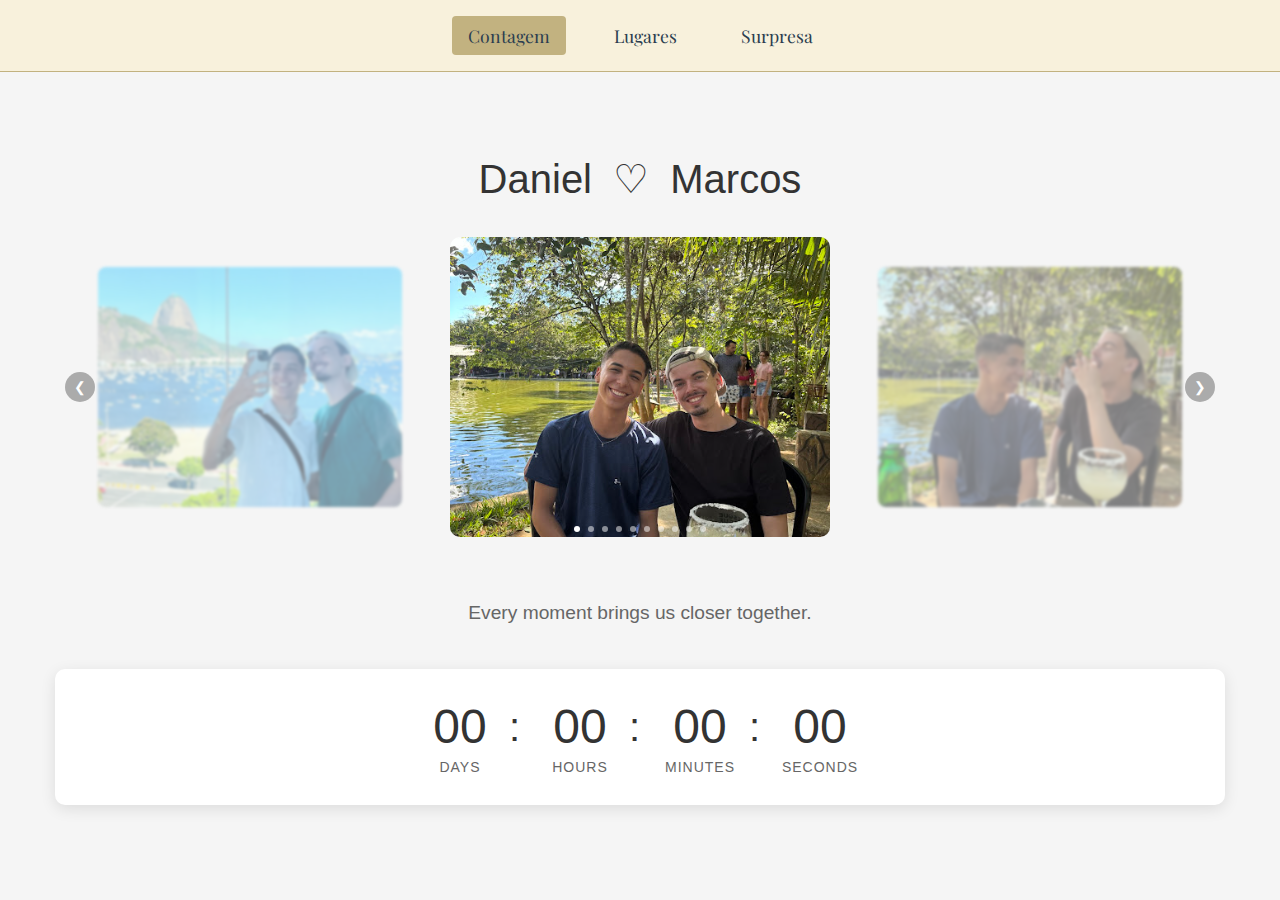
<file: index.html>
<!DOCTYPE html>
<html lang="en">

<head>
    <meta charset="UTF-8">
    <meta name="viewport" content="width=device-width, initial-scale=1.0">
    <meta name="description" content="A beautiful countdown to July 3, 2025, featuring a stunning image carousel">
    <meta name="keywords" content="countdown, timer, carousel, gallery">
    <meta name="author" content="Daniel Marcos">
    <meta property="og:title" content="Time Until We Meet">
    <meta property="og:description"
        content="A beautiful countdown to July 3, 2025, featuring a stunning image carousel">
    <meta property="og:type" content="website">
    <title>Time Until We Meet</title>
    <link
        href="https://fonts.googleapis.com/css2?family=Playfair+Display:ital,wght@0,400;0,500;0,600;0,700;1,400&display=swap"
        rel="stylesheet">
    <link rel="icon" type="image/png"
        href="[data-uri]">
    <link rel="stylesheet" href="styles.css">
</head>

<body>
    <nav class="navbar">
        <div class="nav-content">
            <a href="index.html" class="active">Contagem</a>
            <a href="places.html">Lugares</a>
            <a href="proposal.html">Surpresa</a>
        </div>
    </nav>
    <div class="container">
        <div class="header">
            <h1>Daniel <span class="heart">♡</span> Marcos</h1>
        </div>

        <div class="carousel">
            <div class="carousel-inner">
                <div class="slide" data-index="0">
                    <img src="images/1.jpg" alt="Image 1">
                </div>
                <div class="slide" data-index="1">
                    <img src="images/2.jpg" alt="Image 2">
                </div>
                <div class="slide" data-index="2">
                    <img src="images/3.jpg" alt="Image 3">
                </div>
                <div class="slide" data-index="3">
                    <img src="images/4.jpg" alt="Image 4">
                </div>
                <div class="slide" data-index="4">
                    <img src="images/5.jpg" alt="Image 5">
                </div>
                <div class="slide" data-index="5">
                    <img src="images/6.jpg" alt="Image 6">
                </div>
                <div class="slide" data-index="6">
                    <img src="images/7.jpg" alt="Image 7">
                </div>
                <div class="slide" data-index="7">
                    <img src="images/8.jpg" alt="Image 8">
                </div>
                <div class="slide" data-index="8">
                    <img src="images/9.jpg" alt="Image 9">
                </div>
                <div class="slide" data-index="9">
                    <img src="images/10.jpg" alt="Image 10">
                </div>
            </div>
            <button class="carousel-button prev">&#10094;</button>
            <button class="carousel-button next">&#10095;</button>
            <div class="carousel-dots"></div>
        </div>

        <div class="quote">
            <p id="quote">Every moment brings us closer together.</p>
        </div>

        <div id="time_rest" class="countdown">
            <div class="countdown-item">
                <span class="days">00</span>
                <span class="label">Days</span>
            </div>
            <div class="countdown-item">
                <span class="hours">00</span>
                <span class="label">Hours</span>
            </div>
            <div class="countdown-item">
                <span class="minutes">00</span>
                <span class="label">Minutes</span>
            </div>
            <div class="countdown-item">
                <span class="seconds">00</span>
                <span class="label">Seconds</span>
            </div>
        </div>
    </div>
    <script src="script.js"></script>
</body>

</html>
</file>
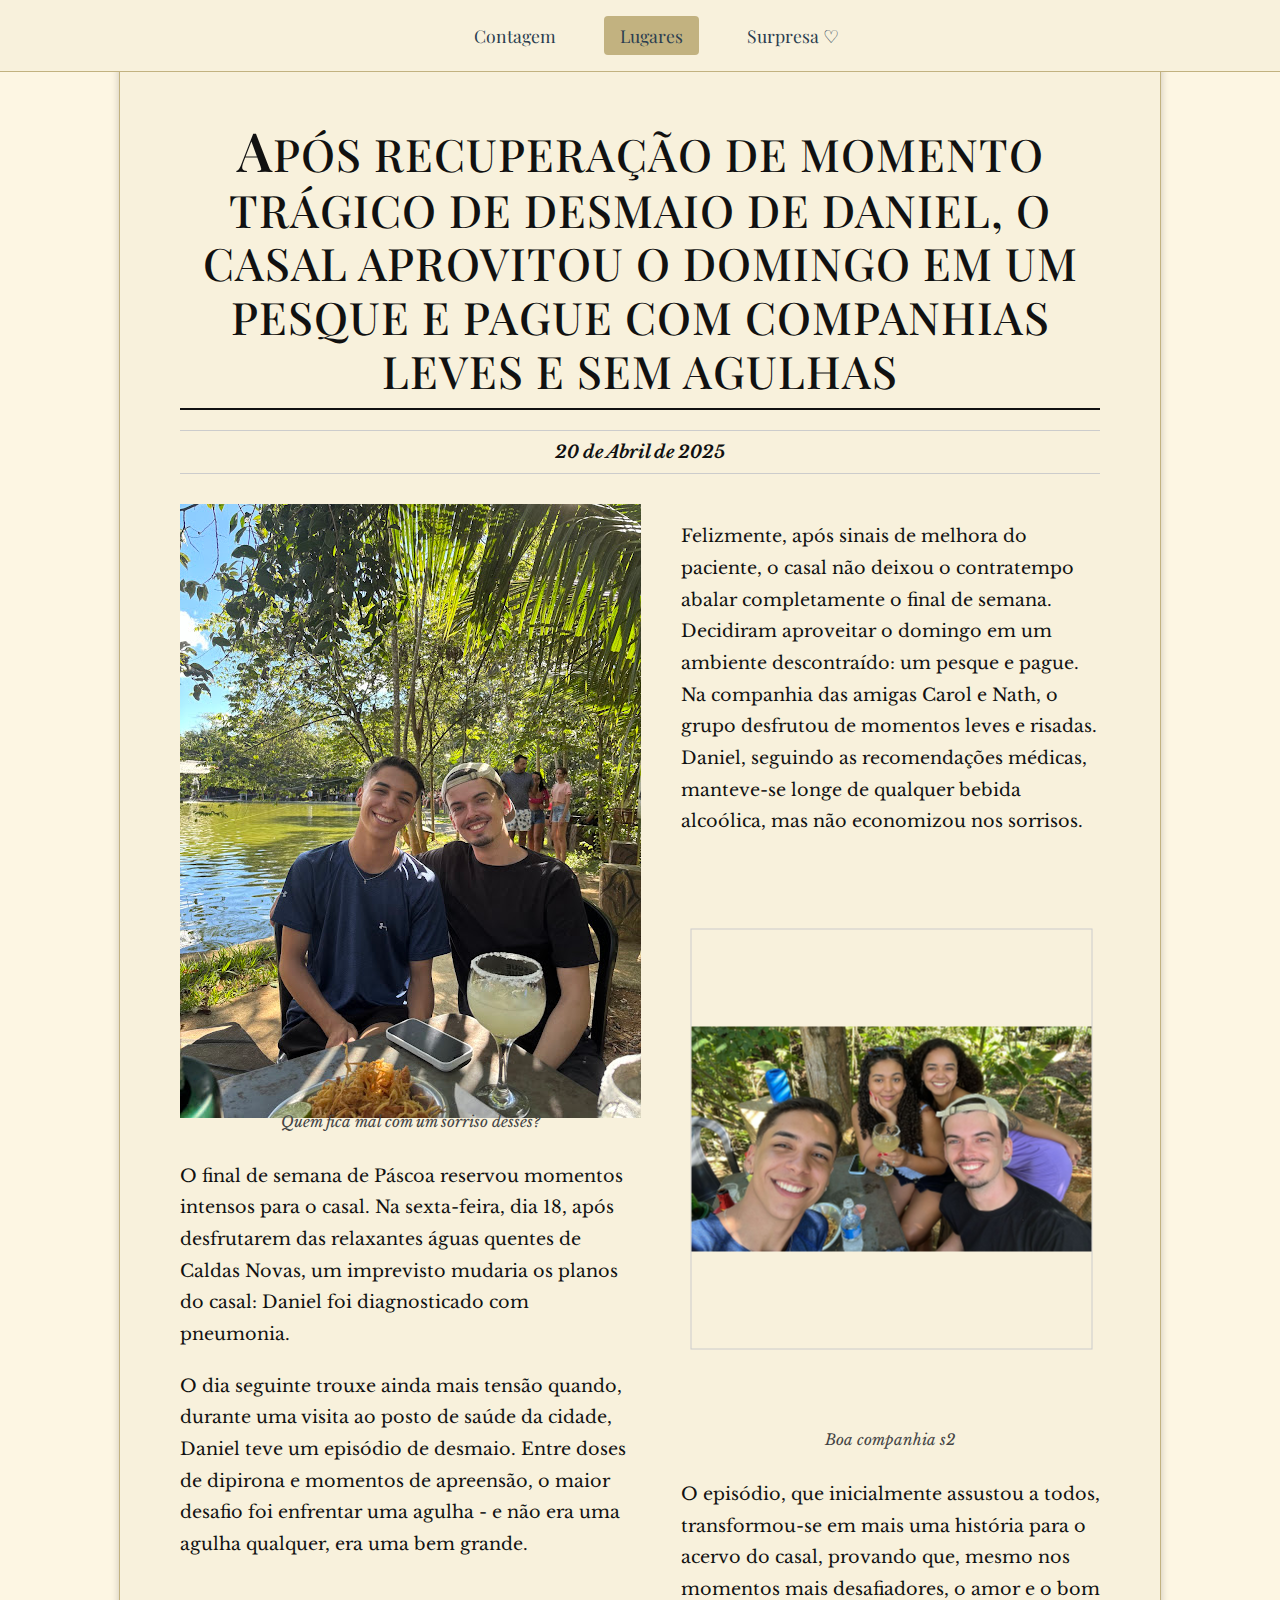
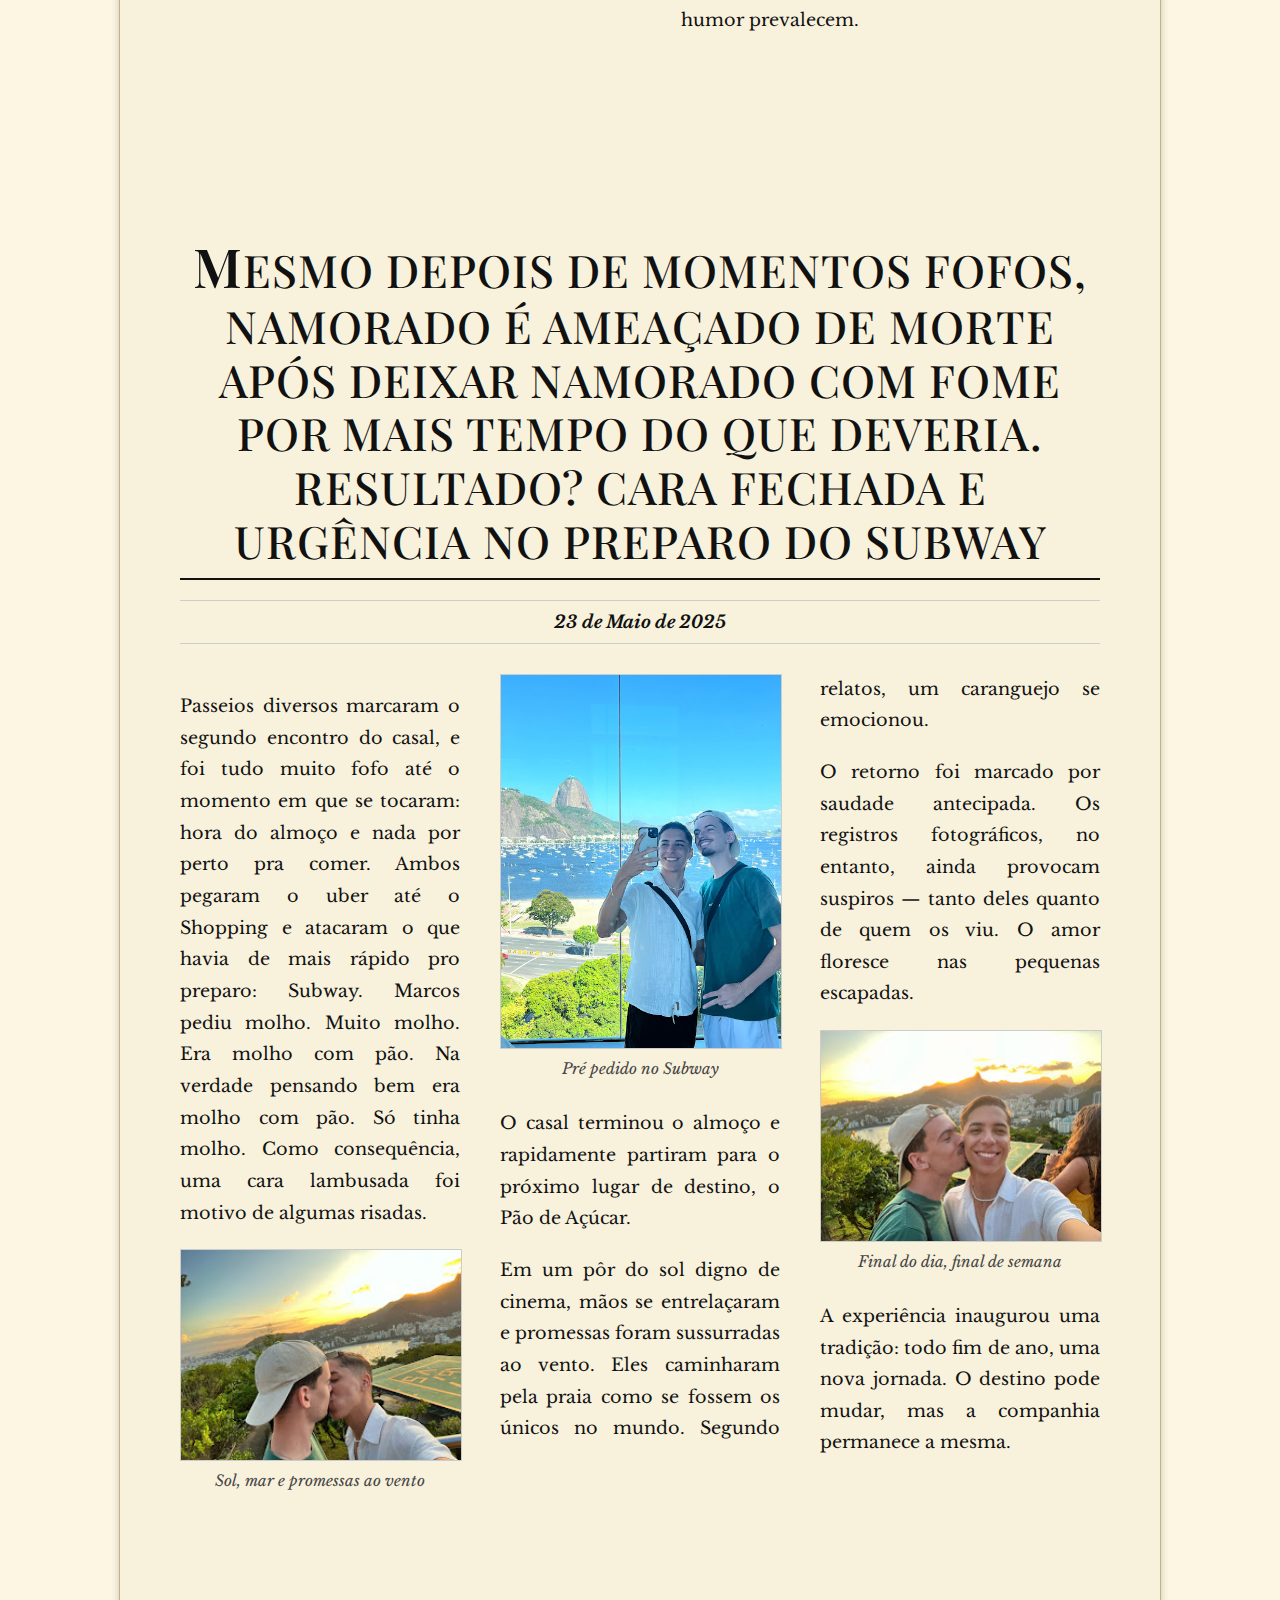
<file: places.html>
<!DOCTYPE html>
<html lang="pt-BR">

<head>
    <meta charset="UTF-8" />
    <meta name="viewport" content="width=device-width, initial-scale=1.0" />
    <title>Gazeta dos Enamorados</title>

    <!-- Fontes -->
    <link
        href="https://fonts.googleapis.com/css2?family=Libre+Baskerville:wght@400;700&family=Playfair+Display:ital,wght@0,400;0,500;0,600;0,700;1,400&display=swap"
        rel="stylesheet" />

    <style>
        body {
            font-family: 'Libre Baskerville', serif;
            background-color: #fdf6e3;
            color: #111;
            margin: 0;
            padding: 0;
        }

        .navbar {
            background-color: #f8f1dc;
            padding: 1rem;
            position: fixed;
            width: 100%;
            top: 0;
            z-index: 1000;
            border-bottom: 1px solid #c2b280;
        }

        .nav-content {
            max-width: 1200px;
            margin: 0 auto;
            display: flex;
            justify-content: center;
            align-items: center;
            gap: 2rem;
        }

        .navbar a {
            color: #2c3e50;
            text-decoration: none;
            font-size: 1.1rem;
            padding: 0.5rem 1rem;
            border-radius: 4px;
            transition: all 0.3s ease;
            font-family: 'Playfair Display', serif;
        }

        .navbar a:hover,
        .navbar a.active {
            background-color: #c2b280;
            color: #2c3e50;
        }

        .journal-container {
            margin-top: 80px;
            /* Add margin to account for fixed navbar */
            max-width: 1000px;
            margin: 0 auto;
            padding: 40px 20px;
            background-color: #f8f1dc;
            border: 1px solid #c2b280;
            box-shadow: 0 0 8px rgba(0, 0, 0, 0.2);
        }

        .journal-page {
            margin-bottom: 60px;
            padding: 40px;
        }

        h2 {
            font-family: 'Playfair Display', serif;
            font-size: 2.8em;
            font-weight: 500;
            text-transform: uppercase;
            text-align: center;
            margin-bottom: 20px;
            border-bottom: 2px solid #111;
            padding-bottom: 10px;
            letter-spacing: 1px;
            line-height: 1.2;
        }

        h2::first-letter {
            font-size: 1.2em;
            font-weight: 600;
        }

        .date {
            text-align: center;
            font-weight: bold;
            font-size: 1.1em;
            margin-bottom: 30px;
            padding: 10px 0;
            border-top: 1px solid #ccc;
            border-bottom: 1px solid #ccc;
            font-style: italic;
        }

        .columns-2 {
            display: flex;
            gap: 40px;
        }

        .column {
            flex: 1;
        }

        .columns-3 {
            column-count: 3;
            column-gap: 40px;
            text-align: justify;
        }

        .journal-text {
            line-height: 1.8;
            margin-bottom: 20px;
            font-size: 1.1em;
        }

        .photo {
            width: 100%;
            height: auto;
            margin: 20px 0;
            display: block;
            border: 1px solid #ccc;
            transition: transform 0.3s ease;
        }

        .photo:hover {
            transform: scale(1.02);
        }

        .photo.rotate-90 {
            width: 100%;
            height: auto;
            max-height: 400px;
            object-fit: contain;
            transform-origin: center;
            transform: rotate(90deg);
            margin: 100px 0;
        }

        .caption {
            font-size: 0.95em;
            font-style: italic;
            text-align: center;
            margin-top: -10px;
            margin-bottom: 30px;
            color: #444;
        }

        @media (max-width: 768px) {
            .columns-2 {
                flex-direction: column;
            }

            .columns-3 {
                column-count: 1;
            }

            h2 {
                font-size: 2em;
            }
        }
    </style>
</head>

<body>
    <nav class="navbar">
        <div class="nav-content">
            <a href="index.html">Contagem</a>
            <a href="places.html" class="active">Lugares</a>
            <a href="proposal.html">Surpresa ♡</a>
        </div>
    </nav>

    <div class="journal-container">
        <!-- Primeira página -->
        <article class="journal-page">
            <h2>Após recuperação de momento trágico de desmaio de Daniel, o casal aprovitou o domingo em um pesque e
                pague com companhias leves e sem agulhas</h2>
            <div class="date">20 de Abril de 2025</div>

            <div class="columns-2">
                <div class="column">
                    <img src="images/1.jpg" />
                    <div class="caption">Quem fica mal com um sorriso desses?</div>
                    <p class="journal-text">
                        O final de semana de Páscoa reservou momentos intensos para o casal. Na sexta-feira, dia 18,
                        após desfrutarem das relaxantes águas quentes de Caldas Novas, um imprevisto mudaria os planos
                        do casal: Daniel foi diagnosticado com pneumonia.
                    </p>
                    <p class="journal-text">
                        O dia seguinte trouxe ainda mais tensão quando, durante uma visita ao posto de saúde da cidade,
                        Daniel teve um episódio de desmaio. Entre doses de dipirona e momentos de apreensão, o maior
                        desafio foi enfrentar uma agulha - e não era uma agulha qualquer, era uma bem grande.
                    </p>
                </div>
                <div class="column">
                    <p class="journal-text">
                        Felizmente, após sinais de melhora do paciente, o casal não deixou o contratempo abalar
                        completamente o final de semana. Decidiram aproveitar o domingo em um ambiente descontraído:
                        um pesque e pague. Na companhia das amigas Carol e Nath, o grupo desfrutou de momentos
                        leves e risadas. Daniel, seguindo as recomendações médicas, manteve-se longe de qualquer
                        bebida alcoólica, mas não economizou nos sorrisos.
                    </p>
                    <img src="images/pesque-pague2.jpeg" alt="Special moment" class="photo rotate-90" />
                    <div class="caption">Boa companhia s2</div>
                    <p class="journal-text">
                        O episódio, que inicialmente assustou a todos, transformou-se em mais uma história para o
                        acervo do casal, provando que, mesmo nos momentos mais desafiadores, o amor e o bom humor
                        prevalecem.
                    </p>
                </div>
            </div>
        </article>

        <!-- Segunda página -->
        <article class="journal-page">
            <h2>Mesmo depois de momentos fofos, namorado é ameaçado de morte após deixar namorado com fome por mais
                tempo do que deveria. Resultado? Cara fechada e urgência no preparo do Subway</h2>
            <div class="date">23 de Maio de 2025</div>

            <div class="columns-3">
                <p class="journal-text">
                    Passeios diversos marcaram o segundo encontro do casal, e foi tudo muito fofo até o momento em que
                    se tocaram: hora do almoço e nada por perto pra comer. Ambos pegaram o uber até o Shopping e
                    atacaram o que havia de mais rápido pro preparo: Subway. Marcos pediu molho. Muito molho. Era molho
                    com pão. Na verdade pensando bem era molho
                    com pão. Só tinha molho. Como consequência, uma cara lambusada foi motivo de algumas risadas.
                </p>
                <img src="images/pao-de-acucar1.jpg" alt="Beautiful sunset" class="photo" />
                <div class="caption">Sol, mar e promessas ao vento</div>
                <img src="images/9.jpg" alt="Our first trip" class="photo" />
                <div class="caption">Pré pedido no Subway</div>

                <p class="journal-text">
                    O casal terminou o almoço e rapidamente partiram para o próximo lugar de destino, o Pão de Açúcar.

                <p class="journal-text">
                    Em um pôr do sol digno de cinema, mãos se entrelaçaram e promessas foram sussurradas ao
                    vento. Eles
                    caminharam pela praia como se fossem os únicos no mundo. Segundo relatos, um caranguejo se
                    emocionou.
                </p>


                <p class="journal-text">
                    O retorno foi marcado por saudade antecipada. Os registros fotográficos, no entanto, ainda
                    provocam
                    suspiros — tanto deles quanto de quem os viu. O amor floresce nas pequenas escapadas.
                </p>

                <img src="images/10.jpg" alt="Special moment" class="photo" />
                <div class="caption">Final do dia, final de semana</div>

                <p class="journal-text">
                    A experiência inaugurou uma tradição: todo fim de ano, uma nova jornada. O destino pode
                    mudar, mas a
                    companhia permanece a mesma.
                </p>
            </div>
        </article>
    </div>
</body>

</html>
</file>
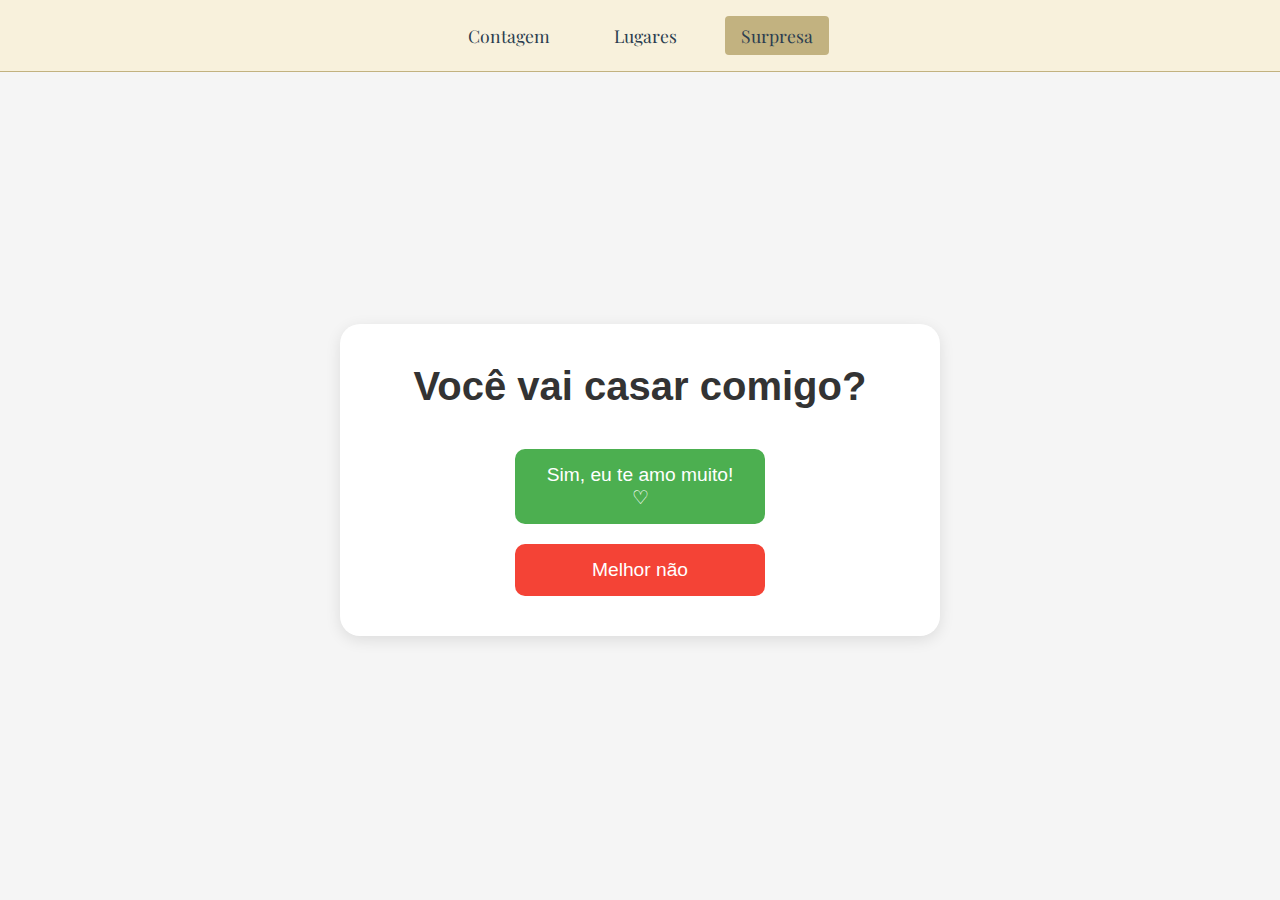
<file: proposal.html>
<!DOCTYPE html>
<html lang="pt-BR">

<head>
    <meta charset="UTF-8">
    <meta name="viewport" content="width=device-width, initial-scale=1.0">
    <title>Uma Pergunta Especial</title>
    <link
        href="https://fonts.googleapis.com/css2?family=Playfair+Display:ital,wght@0,400;0,500;0,600;0,700;1,400&display=swap"
        rel="stylesheet">
    <link rel="stylesheet" href="styles.css">
    <style>
        .proposal-container {
            text-align: center;
            padding: 40px;
            background: white;
            border-radius: 20px;
            box-shadow: 0 4px 15px rgba(0, 0, 0, 0.1);
            max-width: 600px;
            width: 90%;
            position: relative;
            z-index: 2;
        }

        .proposal-question {
            font-size: 2.5em;
            margin-bottom: 40px;
            color: #333;
        }

        .buttons-container {
            display: flex;
            flex-direction: column;
            gap: 20px;
            align-items: center;
        }

        .proposal-btn {
            padding: 15px 30px;
            font-size: 1.2em;
            border: none;
            border-radius: 10px;
            cursor: pointer;
            transition: transform 0.3s ease, background-color 0.3s ease;
            width: 250px;
            z-index: 2;
        }

        .yes-btn {
            background-color: #4CAF50;
            color: white;
        }

        .no-btn {
            background-color: #f44336;
            color: white;
        }

        .proposal-btn:hover {
            transform: scale(1.05);
        }

        .hearts-container {
            position: fixed;
            top: 0;
            left: 0;
            width: 100%;
            height: 100%;
            pointer-events: none;
            z-index: 1;
            display: none;
            background: rgba(255, 255, 255, 0.9);
        }

        .heart {
            position: absolute;
            font-size: 24px;
            color: #ff4081;
            animation: floatUp 4s ease-in-out forwards;
            opacity: 0;
            bottom: -20px;
            text-shadow: 2px 2px 4px rgba(0, 0, 0, 0.1);
        }

        .heart::before {
            content: '♥';
            position: absolute;
            transform: scale(1.2);
            opacity: 0.3;
        }

        .warning {
            position: fixed;
            top: 20px;
            left: 50%;
            transform: translateX(-50%);
            background: rgba(0, 0, 0, 0.8);
            color: white;
            padding: 10px 20px;
            border-radius: 5px;
            display: none;
            z-index: 1000;
        }

        @keyframes floatUp {
            0% {
                transform: translateY(0) scale(0.5) rotate(0deg);
                opacity: 0;
            }

            10% {
                opacity: 1;
            }

            90% {
                opacity: 1;
            }

            100% {
                transform: translateY(-120vh) scale(1.2) rotate(720deg);
                opacity: 0;
            }
        }

        .heart.size-1 {
            font-size: 15px;
        }

        .heart.size-2 {
            font-size: 20px;
        }

        .heart.size-3 {
            font-size: 25px;
        }

        .heart.size-4 {
            font-size: 30px;
        }

        .heart.size-5 {
            font-size: 35px;
        }

        .heart.color-1 {
            color: #ff4081;
        }

        .heart.color-2 {
            color: #e91e63;
        }

        .heart.color-3 {
            color: #f06292;
        }

        .heart.color-4 {
            color: #ec407a;
        }

        .heart.color-5 {
            color: #d81b60;
        }
    </style>
</head>

<body>
    <nav class="navbar">
        <div class="nav-content">
            <a href="index.html">Contagem</a>
            <a href="places.html">Lugares</a>
            <a href="proposal.html" class="active">Surpresa</a>
        </div>
    </nav>

    <div class="proposal-container">
        <h1 class="proposal-question">Você vai casar comigo?</h1>
        <div class="buttons-container">
            <button class="proposal-btn yes-btn">Sim, eu te amo muito! ♡</button>
            <button class="proposal-btn no-btn">Melhor não</button>
        </div>
    </div>

    <div class="hearts-container"></div>
    <div class="warning">Clica de novo pra ver 😠</div>

    <script>
        document.addEventListener('DOMContentLoaded', () => {
            const yesBtn = document.querySelector('.yes-btn');
            const noBtn = document.querySelector('.no-btn');
            const heartsContainer = document.querySelector('.hearts-container');
            const warning = document.querySelector('.warning');

            function createHeart() {
                const heart = document.createElement('div');
                heart.className = 'heart';

                // Random size class
                const sizeClass = `size-${Math.floor(Math.random() * 5) + 1}`;
                heart.classList.add(sizeClass);

                // Random color class
                const colorClass = `color-${Math.floor(Math.random() * 5) + 1}`;
                heart.classList.add(colorClass);

                // Random horizontal position
                heart.style.left = Math.random() * 100 + 'vw';

                // Random animation duration and delay
                const duration = (Math.random() * 2 + 3);
                const delay = Math.random() * 2;
                heart.style.animationDuration = duration + 's';
                heart.style.animationDelay = delay + 's';

                heart.innerHTML = '♥';
                heartsContainer.appendChild(heart);

                // Remove heart after animation
                setTimeout(() => heart.remove(), (duration + delay) * 1000);
            }

            function showHearts() {
                heartsContainer.style.display = 'block';
                // Create many more hearts
                for (let i = 0; i < 300; i++) {
                    createHeart();
                }
                // Keep creating hearts
                setInterval(() => {
                    for (let i = 0; i < 50; i++) {
                        createHeart();
                    }
                }, 2000);
            }

            yesBtn.addEventListener('click', () => {
                showHearts();
                yesBtn.style.transform = 'scale(1.1)';
                yesBtn.style.backgroundColor = '#45a049';
                document.body.style.overflow = 'hidden'; // Prevent scrolling
            });

            noBtn.addEventListener('click', () => {
                warning.style.display = 'block';
                setTimeout(() => warning.style.display = 'none', 2000);

                const maxX = window.innerWidth - noBtn.offsetWidth;
                const maxY = window.innerHeight - noBtn.offsetHeight;

                const newX = Math.random() * maxX;
                const newY = Math.random() * maxY;

                noBtn.style.position = 'fixed';
                noBtn.style.left = newX + 'px';
                noBtn.style.top = newY + 'px';
            });
        });
    </script>
</body>

</html>
</file>
<file: styles.css>
* {
    margin: 0;
    padding: 0;
    box-sizing: border-box;
}

/* Navbar Styles */
.navbar {
    position: fixed;
    top: 0;
    left: 0;
    right: 0;
    background-color: #f8f1dc;
    padding: 1rem;
    width: 100%;
    z-index: 1000;
    border-bottom: 1px solid #c2b280;
}

.nav-content {
    max-width: 1200px;
    margin: 0 auto;
    display: flex;
    justify-content: center;
    align-items: center;
    gap: 2rem;
}

.nav-content a {
    color: #2c3e50;
    text-decoration: none;
    font-size: 1.1rem;
    padding: 0.5rem 1rem;
    border-radius: 4px;
    transition: all 0.3s ease;
    font-family: 'Playfair Display', serif;
}

.nav-content a:hover,
.nav-content a.active {
    background-color: #c2b280;
    color: #2c3e50;
}

body {
    font-family: 'Arial', sans-serif;
    background: #f5f5f5;
    min-height: 100vh;
    display: flex;
    justify-content: center;
    align-items: center;
    padding: 20px;
    padding-top: 80px;
    /* Add space for fixed navbar */
}

.container {
    max-width: 1200px;
    width: 100%;
    padding: 15px;
    display: flex;
    flex-direction: column;
    gap: 20px;
}

/* Header Styles */
.header {
    text-align: center;
    margin-bottom: 15px;
}

.header h1 {
    color: #333;
    font-size: clamp(1.5em, 4vw, 2.5em);
    text-align: center;
    font-weight: 300;
}

.heart {
    display: inline-block;
    margin: 0 10px;
    animation: gentle-pulse 2s infinite;
    color: #333;
}

/* Quote Styles */
.quote {
    text-align: center;
    margin: 15px 0;
    color: #666;
    font-size: clamp(0.9em, 3vw, 1.2em);
    padding: 10px;
    transition: opacity 0.5s ease;
}

/* Carousel Styles */
.carousel {
    position: relative;
    margin-bottom: 20px;
    border-radius: 10px;
    overflow: hidden;
    box-shadow: none;
    background: transparent;
    height: min(300px, 40vh);
}

.carousel-inner {
    position: relative;
    width: 100%;
    height: 100%;
    display: flex;
    transition: transform 0.5s ease-in-out;
}

.slide {
    flex: 0 0 33.333%;
    position: relative;
    transition: all 0.5s ease-in-out;
    opacity: 0.5;
    transform: scale(0.8);
    filter: blur(2px);
    display: flex;
    justify-content: center;
    align-items: center;
    padding: 0 5px;
    min-width: 33.333%;
    height: 100%;
}

.slide.active {
    opacity: 1;
    transform: scale(1);
    filter: blur(0);
}

.slide img {
    width: 100%;
    height: 100%;
    object-fit: cover;
    border-radius: 10px;
}

.carousel-button {
    position: absolute;
    top: 50%;
    transform: translateY(-50%);
    background: rgba(0, 0, 0, 0.3);
    border: none;
    width: 30px;
    height: 30px;
    border-radius: 50%;
    cursor: pointer;
    font-size: 14px;
    z-index: 10;
    color: white;
    transition: background 0.3s ease;
}

.carousel-button:hover {
    background: rgba(0, 0, 0, 0.6);
}

.prev {
    left: 10px;
}

.next {
    right: 10px;
}

.carousel-dots {
    position: absolute;
    bottom: 5px;
    left: 50%;
    transform: translateX(-50%);
    display: flex;
    gap: 8px;
}

.dot {
    width: 6px;
    height: 6px;
    border-radius: 50%;
    background: rgba(255, 255, 255, 0.5);
    cursor: pointer;
    transition: background 0.3s ease;
}

.dot.active {
    background: white;
}

/* Countdown Styles */
.countdown {
    display: flex;
    justify-content: center;
    gap: clamp(10px, 2vw, 20px);
    padding: clamp(15px, 3vw, 30px);
    background: white;
    border-radius: 10px;
    box-shadow: 0 4px 15px rgba(0, 0, 0, 0.1);
}

.countdown-item {
    display: flex;
    flex-direction: column;
    align-items: center;
    min-width: clamp(60px, 15vw, 100px);
    position: relative;
}

.countdown-item:not(:last-child)::after {
    content: ':';
    position: absolute;
    right: -10px;
    top: 50%;
    transform: translateY(-50%);
    color: #333;
    font-size: clamp(24px, 5vw, 40px);
    margin-top: -10px;
}

.countdown-item span:first-child {
    font-size: clamp(24px, 6vw, 48px);
    font-weight: 300;
    color: #333;
}

.label {
    font-size: clamp(10px, 2.5vw, 14px);
    color: #666;
    text-transform: uppercase;
    margin-top: 5px;
    letter-spacing: 1px;
}

/* Add subtle animation to the heart */
@keyframes gentle-pulse {
    0% {
        transform: scale(1);
    }

    50% {
        transform: scale(1.1);
    }

    100% {
        transform: scale(1);
    }
}

/* Mobile Responsive Adjustments */
@media (max-width: 768px) {
    .carousel {
        height: min(180px, 25vh);
        margin: 10px 0;
    }

    .slide {
        padding: 0 3px;
    }

    .countdown {
        padding: 15px 10px;
    }

    .countdown-item:not(:last-child)::after {
        right: -8px;
    }

    .quote {
        margin: 10px 0;
    }
}

@media (max-width: 480px) {
    .carousel {
        height: min(150px, 20vh);
        margin: 8px 0;
    }

    .countdown-item {
        min-width: 50px;
    }

    .quote {
        margin: 8px 0;
    }
}
</file>
